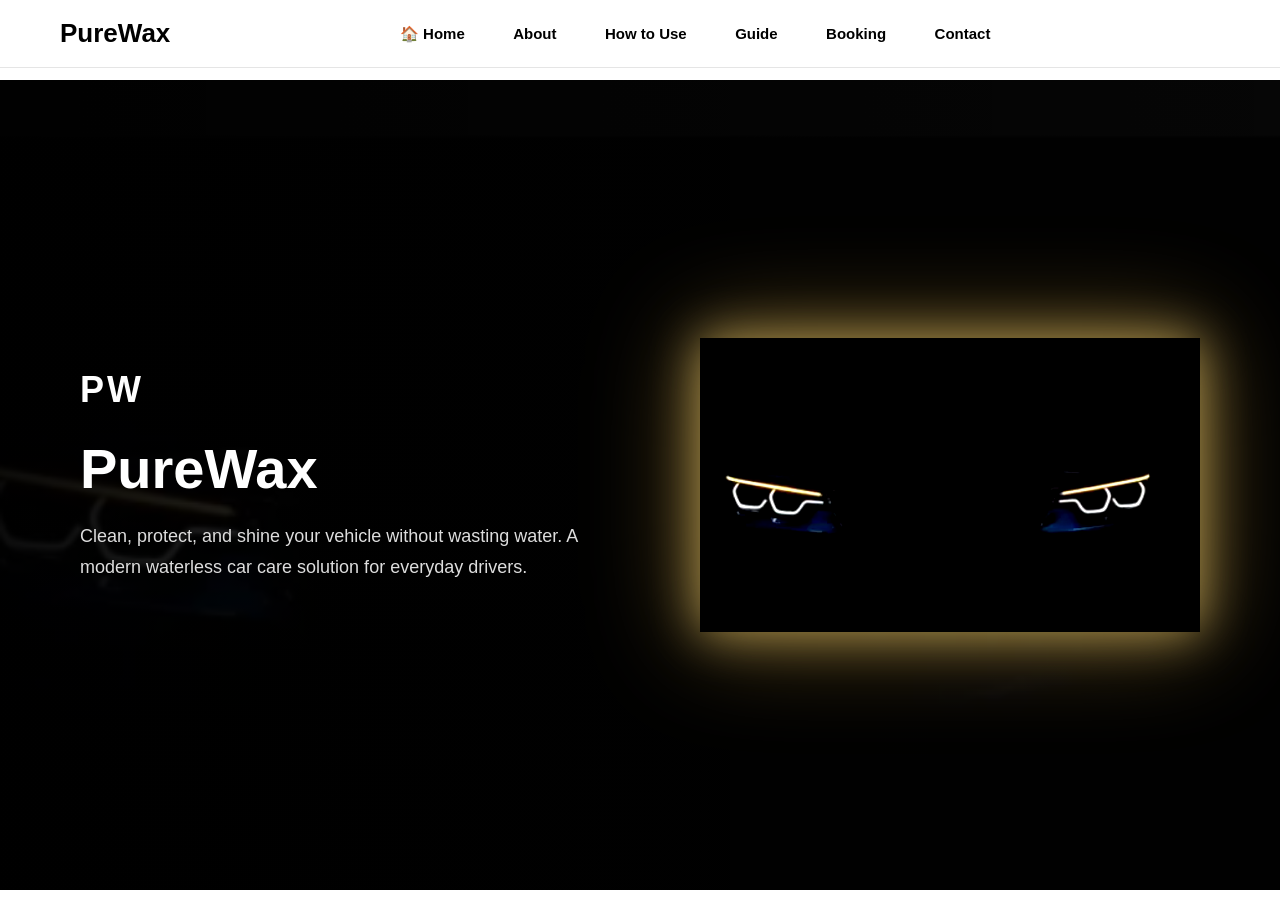
<file: Index.html>
<!DOCTYPE html>
<html>
<head>
  <title>PureWax | Waterless Car Care</title>
  <link rel="stylesheet" href="style.css">
  <link rel="icon" type="image/png" href="favicon.png">
</head>

<body>

<!-- NAVBAR -->
<div class="navbar">
  <div class="logo">PureWax</div>
  <div class="nav-links">
    <a href="index.html">🏠 Home</a>
    <a href="about.html">About</a>
    <a href="how-to-use.html">How to Use</a>
    <a href="guide.html">Guide</a>
    <a href="booking.html">Booking</a>
    <a href="contact.html">Contact</a>
  </div>
</div>

<!-- HERO SECTION -->
<div class="hero">

  <!-- LEFT SIDE -->
  <div class="hero-left">
    <div class="hero-logo">PW</div>
    <h1>PureWax</h1>
    <p>
      Clean, protect, and shine your vehicle without wasting water.
      A modern waterless car care solution for everyday drivers.
    </p>
  </div>

  <!-- RIGHT SIDE -->
  <div class="hero-right">
    <img src="bmw-headlights.jpg" alt="Car headlights">
  </div>

</div>

</body>
</html>
</file>
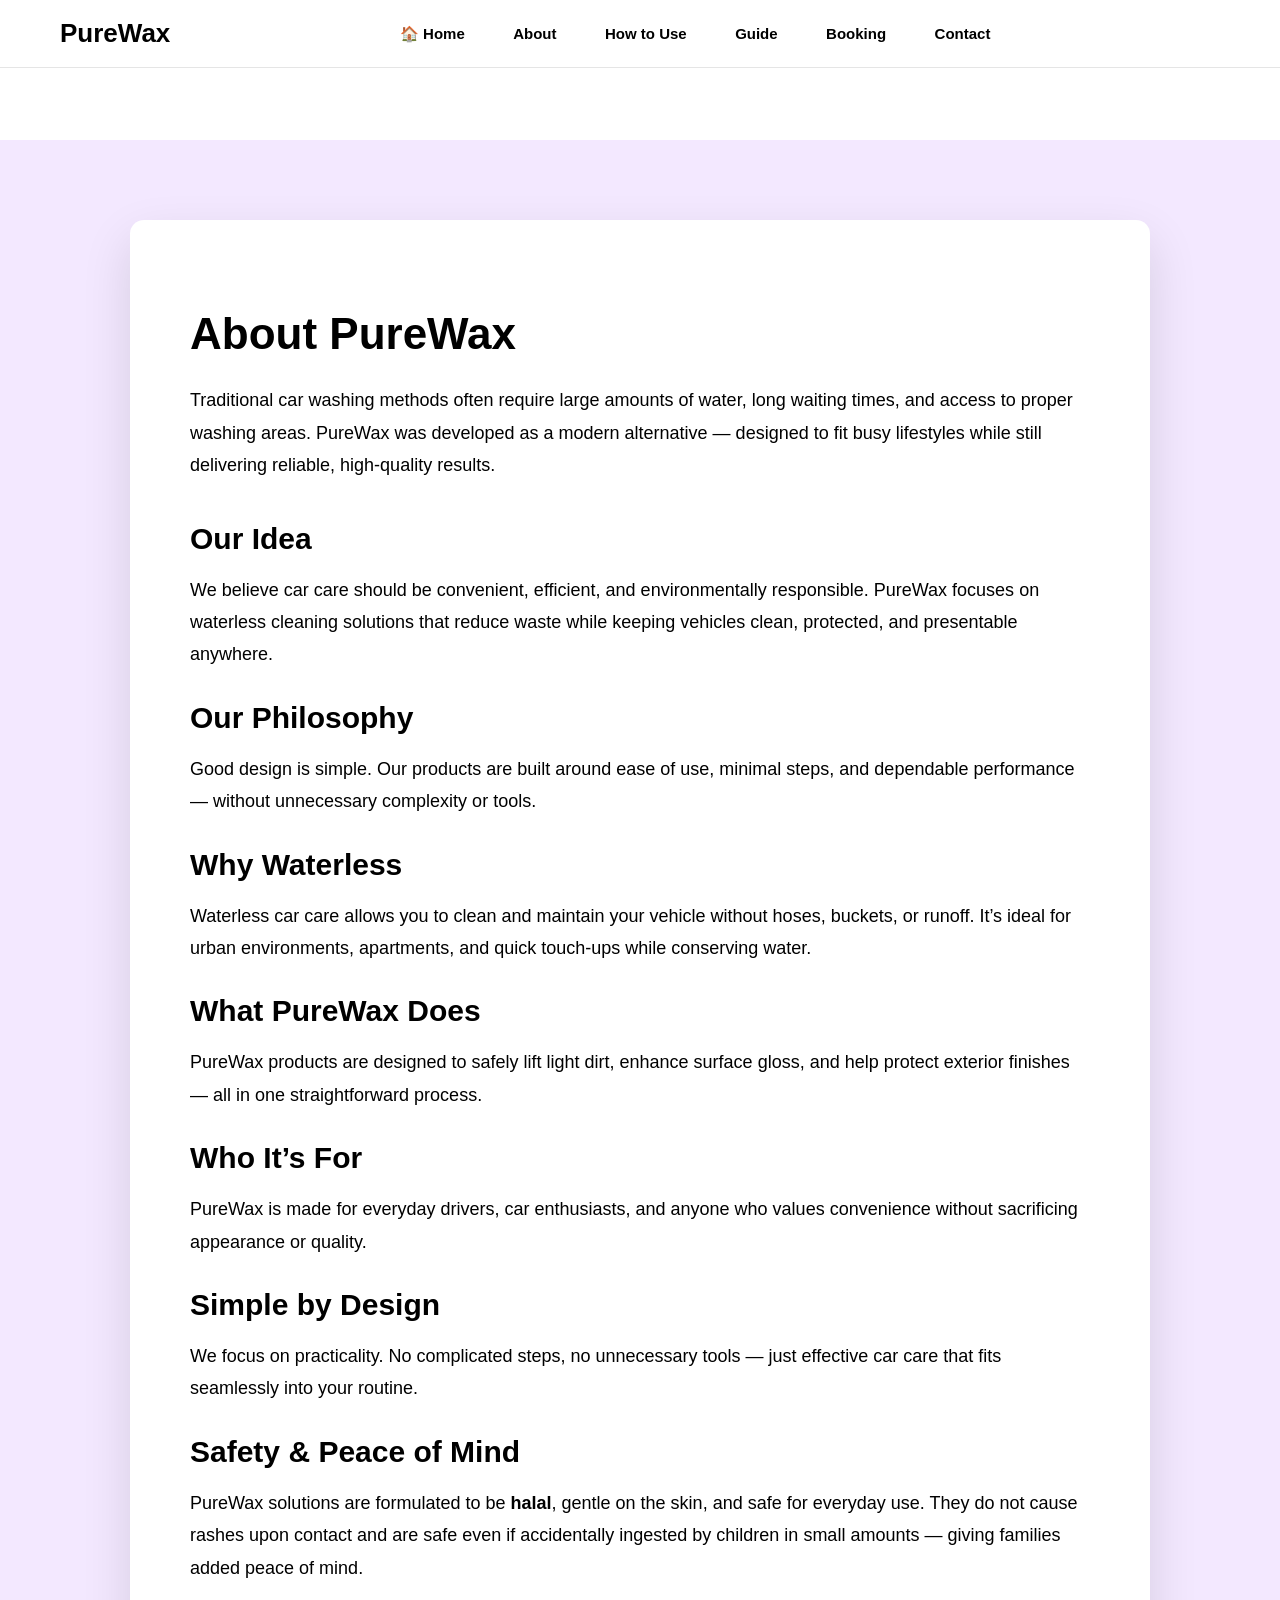
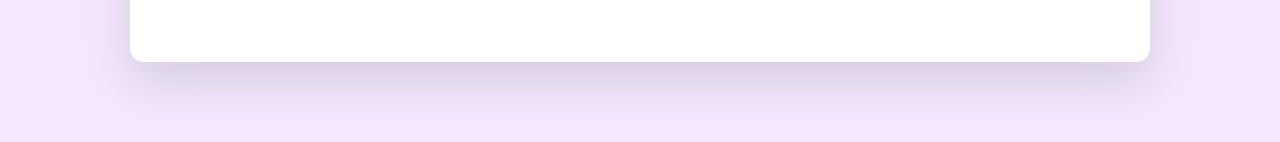
<file: about.html>
<!DOCTYPE html>
<html lang="en">
<head>
  <meta charset="UTF-8">
  <meta name="viewport" content="width=device-width, initial-scale=1.0">

  <title>About PureWax</title>

  <!-- Browser Tab Icon -->
  <link rel="icon" type="image/png" href="ss-icon.png">

  <!-- Main CSS -->
  <link rel="stylesheet" href="style.css">
</head>

<body>

<!-- NAVBAR -->
<div class="navbar">
  <!-- TEXT LOGO -->
  <div class="logo">PureWax</div>

  <div class="nav-links">
    <a href="index.html">🏠 Home</a>
    <a href="about.html">About</a>
    <a href="how-to-use.html">How to Use</a>
    <a href="guide.html">Guide</a>
    <a href="booking.html">Booking</a>
    <a href="contact.html">Contact</a>
  </div>
</div>

<!-- ABOUT SECTION -->
<div style="
  margin-top: 140px;
  background: #f3e8ff;
  padding: 80px 20px;
">

  <div style="
    max-width: 900px;
    margin: 0 auto;
    background: #ffffff;
    padding: 60px;
    border-radius: 14px;
    box-shadow: 0 20px 50px rgba(0,0,0,0.12);
  ">

    <h1 style="font-size: 44px; margin-bottom: 25px;">
      About PureWax
    </h1>

    <p style="font-size: 18px; line-height: 1.8; margin-bottom: 40px;">
      Traditional car washing methods often require large amounts of water,
      long waiting times, and access to proper washing areas.
      PureWax was developed as a modern alternative — designed to fit
      busy lifestyles while still delivering reliable, high-quality results.
    </p>

    <h2 style="font-size: 30px; margin-bottom: 12px;">Our Idea</h2>
    <p style="font-size: 18px; line-height: 1.8; margin-bottom: 30px;">
      We believe car care should be convenient, efficient, and environmentally
      responsible. PureWax focuses on waterless cleaning solutions that reduce
      waste while keeping vehicles clean, protected, and presentable anywhere.
    </p>

    <h2 style="font-size: 30px; margin-bottom: 12px;">Our Philosophy</h2>
    <p style="font-size: 18px; line-height: 1.8; margin-bottom: 30px;">
      Good design is simple. Our products are built around ease of use,
      minimal steps, and dependable performance — without unnecessary
      complexity or tools.
    </p>

    <h2 style="font-size: 30px; margin-bottom: 12px;">Why Waterless</h2>
    <p style="font-size: 18px; line-height: 1.8; margin-bottom: 30px;">
      Waterless car care allows you to clean and maintain your vehicle
      without hoses, buckets, or runoff. It’s ideal for urban environments,
      apartments, and quick touch-ups while conserving water.
    </p>

    <h2 style="font-size: 30px; margin-bottom: 12px;">What PureWax Does</h2>
    <p style="font-size: 18px; line-height: 1.8; margin-bottom: 30px;">
      PureWax products are designed to safely lift light dirt,
      enhance surface gloss, and help protect exterior finishes —
      all in one straightforward process.
    </p>

    <h2 style="font-size: 30px; margin-bottom: 12px;">Who It’s For</h2>
    <p style="font-size: 18px; line-height: 1.8; margin-bottom: 30px;">
      PureWax is made for everyday drivers, car enthusiasts,
      and anyone who values convenience without sacrificing
      appearance or quality.
    </p>

    <h2 style="font-size: 30px; margin-bottom: 12px;">Simple by Design</h2>
    <p style="font-size: 18px; line-height: 1.8; margin-bottom: 30px;">
      We focus on practicality. No complicated steps, no unnecessary tools —
      just effective car care that fits seamlessly into your routine.
    </p>

    <h2 style="font-size: 30px; margin-bottom: 12px;">Safety & Peace of Mind</h2>
    <p style="font-size: 18px; line-height: 1.8;">
      PureWax solutions are formulated to be <strong>halal</strong>,
      gentle on the skin, and safe for everyday use. They do not cause
      rashes upon contact and are safe even if accidentally ingested
      by children in small amounts — giving families added peace of mind.
    </p>

  </div>
</div>

</body>
</html>
</file>
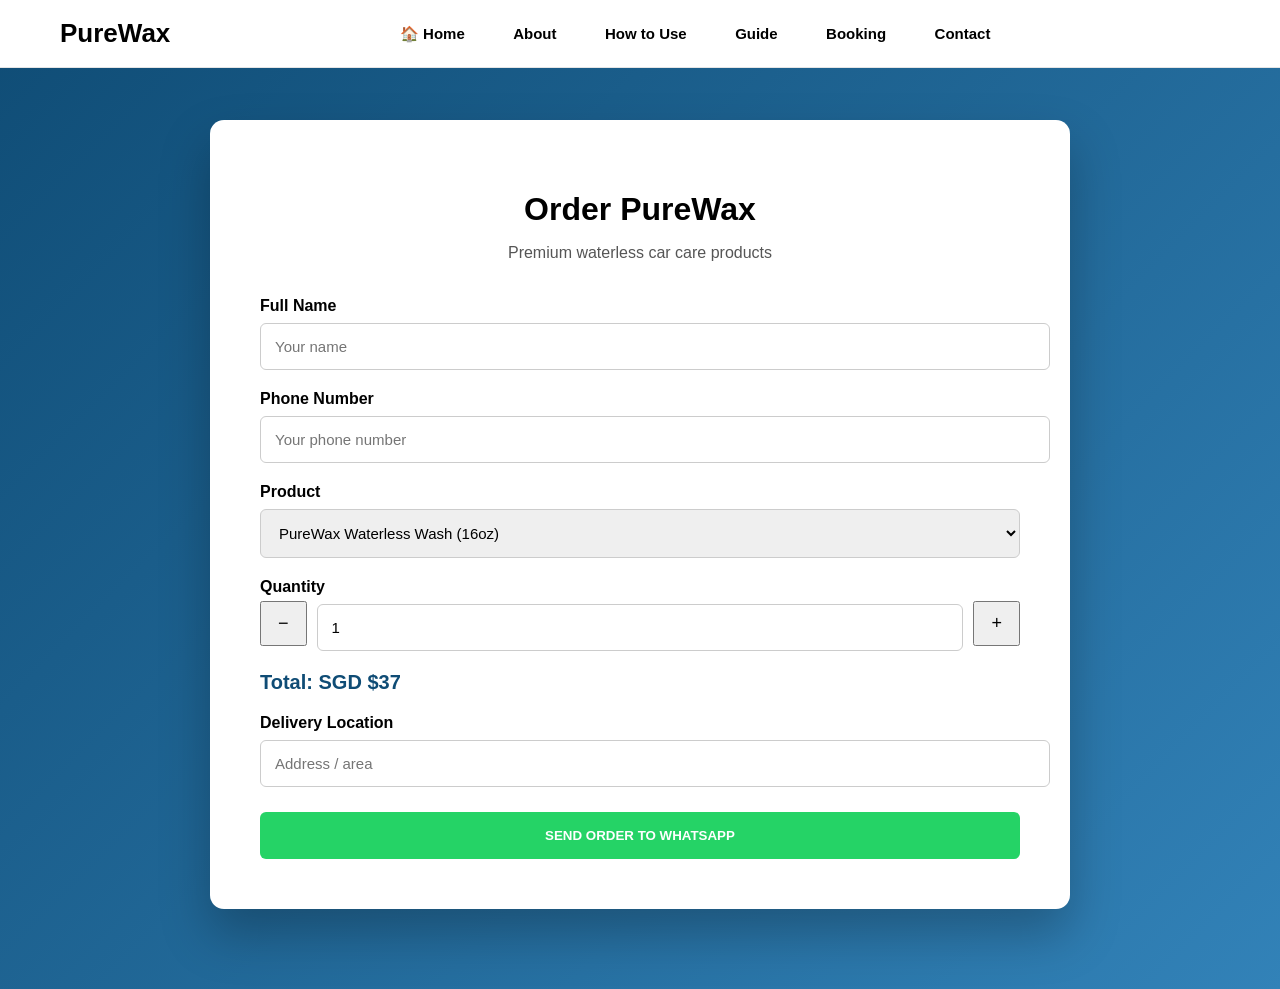
<file: booking.html>
<!DOCTYPE html>
<html lang="en">
<head>
  <meta charset="UTF-8">
  <title>Order PureWax</title>
  <meta name="viewport" content="width=device-width, initial-scale=1.0">

  <link rel="stylesheet" href="style.css">
  <link rel="icon" type="image/png" href="favicon.png">

  <style>
    body {
      margin: 0;
      font-family: Arial, sans-serif;
      background: linear-gradient(135deg, #0f4c75, #3282b8);
      padding-top: 120px;
    }

    .booking-wrapper {
      max-width: 760px;
      margin: 0 auto 80px;
      background: #ffffff;
      border-radius: 14px;
      padding: 50px;
      box-shadow: 0 25px 50px rgba(0,0,0,0.25);
    }

    h1 {
      text-align: center;
      margin-bottom: 10px;
    }

    .subtitle {
      text-align: center;
      color: #555;
      margin-bottom: 35px;
    }

    label {
      font-weight: 600;
      margin-top: 20px;
      display: block;
    }

    input, select {
      width: 100%;
      padding: 14px;
      margin-top: 8px;
      border-radius: 6px;
      border: 1px solid #ccc;
      font-size: 15px;
    }

    .qty-row {
      display: flex;
      gap: 10px;
      align-items: center;
    }

    .qty-row button {
      padding: 10px 16px;
      font-size: 18px;
      cursor: pointer;
    }

    .price-box {
      margin-top: 20px;
      font-size: 20px;
      font-weight: 700;
      color: #0f4c75;
    }

    .action-btn {
      width: 100%;
      margin-top: 25px;
      padding: 16px;
      font-weight: 700;
      border: none;
      border-radius: 6px;
      cursor: pointer;
    }

    .whatsapp-btn {
      background: #25d366;
      color: #ffffff;
    }

    .confirm-box {
      display: none;
      margin-top: 30px;
      padding: 25px;
      background: #f1f8ff;
      border-radius: 10px;
      text-align: center;
    }
  </style>

  <script>
    const prices = {
      "PureWax Waterless Wash (16oz)": 37,
      "PureWax Microfiber Cloth (2pcs)": 14,
      "Combo Pack (Wash + Cloth)": 42,
      "Twin Pack (2x Wash)": 58
    };

    function updatePrice() {
      const product = document.getElementById("product").value;
      const qty = document.getElementById("quantity").value;
      const total = prices[product] * qty;

      document.getElementById("totalPrice").innerText =
        "Total: SGD $" + total;
    }

    function sendWhatsApp() {
      const name = document.getElementById("name").value;
      const phone = document.getElementById("phone").value;
      const product = document.getElementById("product").value;
      const qty = document.getElementById("quantity").value;
      const location = document.getElementById("location").value;
      const total = prices[product] * qty;

      if (!name || !phone) {
        alert("Please fill in your name and phone number.");
        return;
      }

      const message =
        "PureWax Order%0A%0A" +
        "Name: " + name + "%0A" +
        "Phone: " + phone + "%0A" +
        "Product: " + product + "%0A" +
        "Quantity: " + qty + "%0A" +
        "Total: SGD $" + total + "%0A" +
        "Delivery Location: " + location;

      window.open(
        "https://wa.me/6590040534?text=" + message,
        "_blank"
      );

      document.getElementById("orderSummary").innerHTML =
        "<strong>Product:</strong> " + product + "<br>" +
        "<strong>Quantity:</strong> " + qty + "<br>" +
        "<strong>Total:</strong> SGD $" + total;

      document.getElementById("confirmBox").style.display = "block";
    }
  </script>
</head>

<body>

<!-- NAVBAR -->
<div class="navbar">
  <div class="logo">PureWax</div>
  <div class="nav-links">
    <a href="index.html">🏠 Home</a>
    <a href="about.html">About</a>
    <a href="how-to-use.html">How to Use</a>
    <a href="guide.html">Guide</a>
    <a href="booking.html">Booking</a>
    <a href="contact.html">Contact</a>
  </div>
</div>

<!-- BOOKING PAGE -->
<div class="booking-wrapper">
  <h1>Order PureWax</h1>
  <p class="subtitle">Premium waterless car care products</p>

  <label>Full Name</label>
  <input id="name" placeholder="Your name">

  <label>Phone Number</label>
  <input id="phone" placeholder="Your phone number">

  <label>Product</label>
  <select id="product" onchange="updatePrice()">
    <option>PureWax Waterless Wash (16oz)</option>
    <option>PureWax Microfiber Cloth (2pcs)</option>
    <option>Combo Pack (Wash + Cloth)</option>
    <option>Twin Pack (2x Wash)</option>
  </select>

  <label>Quantity</label>
  <div class="qty-row">
    <button onclick="document.getElementById('quantity').stepDown(); updatePrice()">−</button>
    <input type="number" id="quantity" value="1" min="1" onchange="updatePrice()">
    <button onclick="document.getElementById('quantity').stepUp(); updatePrice()">+</button>
  </div>

  <div class="price-box" id="totalPrice">Total: SGD $37</div>

  <label>Delivery Location</label>
  <input id="location" placeholder="Address / area">

  <button class="action-btn whatsapp-btn" onclick="sendWhatsApp()">
    SEND ORDER TO WHATSAPP
  </button>

  <div class="confirm-box" id="confirmBox">
    <h3>Order Sent ✅</h3>
    <p>Your order has been sent to WhatsApp.</p>
    <div id="orderSummary"></div>
  </div>
</div>

</body>
</html>
</file>
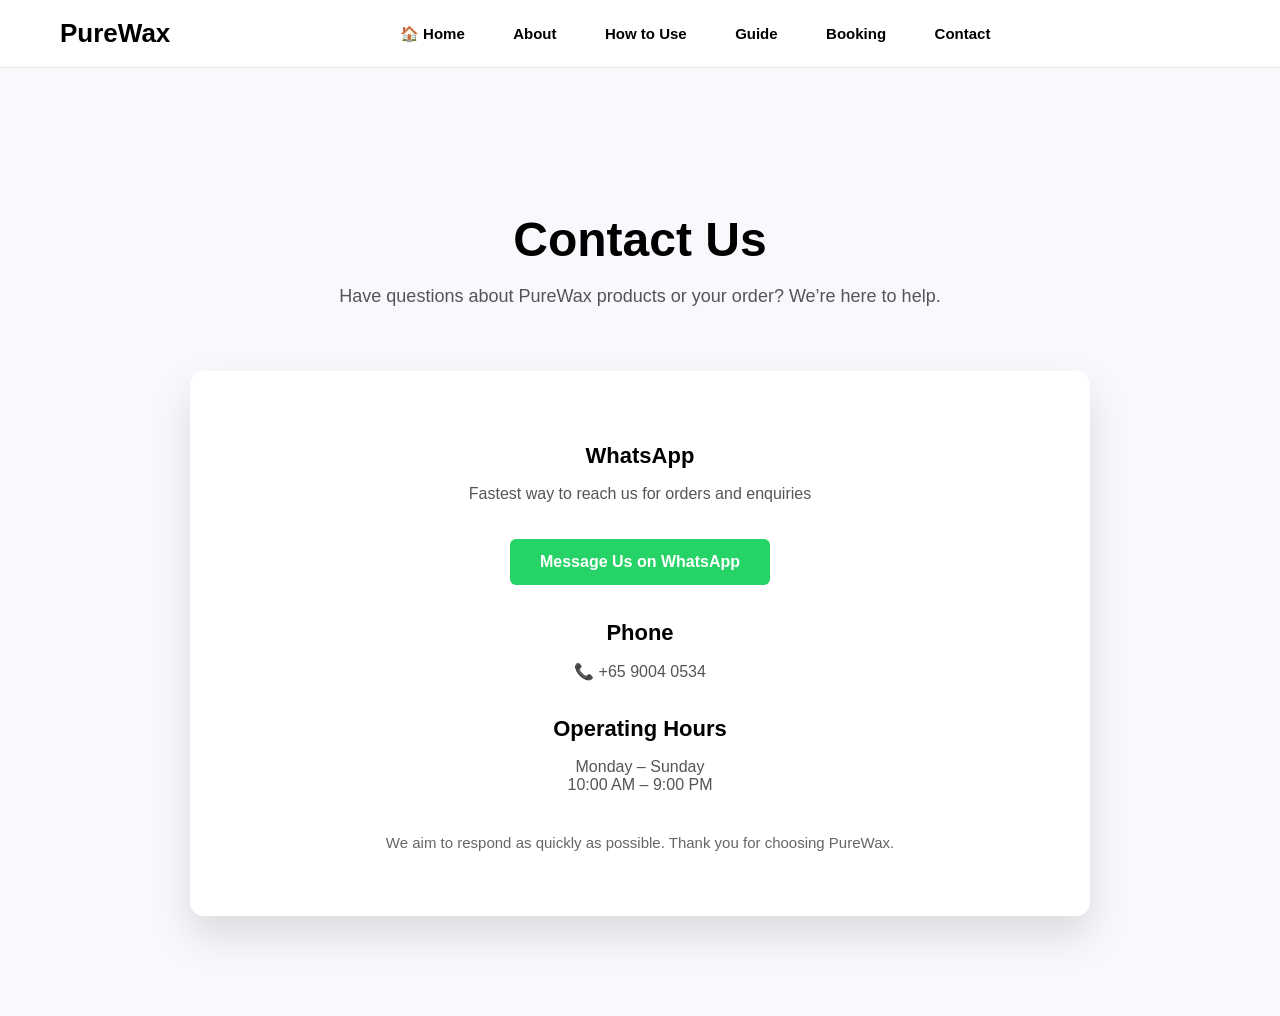
<file: contact.html>
<!DOCTYPE html>
<html lang="en">
<head>
  <meta charset="UTF-8">
  <title>Contact PureWax</title>
  <link rel="stylesheet" href="style.css">
  <link rel="icon" type="image/png" href="favicon.png">

  <style>
    body {
      margin: 0;
      font-family: Arial, sans-serif;
      background: #f7f9fc;
      padding-top: 120px;
    }

    .contact-wrapper {
      max-width: 900px;
      margin: 0 auto;
      padding: 60px 30px 100px;
    }

    .contact-header {
      text-align: center;
      margin-bottom: 60px;
    }

    .contact-header h1 {
      font-size: 48px;
      margin-bottom: 15px;
    }

    .contact-header p {
      font-size: 18px;
      color: #555;
      max-width: 700px;
      margin: 0 auto;
      line-height: 1.6;
    }

    .contact-card {
      background: #ffffff;
      border-radius: 14px;
      padding: 50px;
      box-shadow: 0 20px 40px rgba(0,0,0,0.12);
      text-align: center;
    }

    .contact-item {
      margin-bottom: 35px;
    }

    .contact-item h3 {
      font-size: 22px;
      margin-bottom: 8px;
    }

    .contact-item p {
      font-size: 16px;
      color: #555;
    }

    .contact-btn {
      display: inline-block;
      margin-top: 20px;
      padding: 14px 30px;
      background: #25d366;
      color: #ffffff;
      text-decoration: none;
      font-weight: 700;
      border-radius: 6px;
      transition: 0.3s;
    }

    .contact-btn:hover {
      opacity: 0.85;
    }

    .contact-note {
      margin-top: 40px;
      font-size: 15px;
      color: #666;
    }
  </style>
</head>

<body>

<!-- NAVBAR -->
<div class="navbar">
  <div class="logo">PureWax</div>
  <div class="nav-links">
    <a href="index.html">🏠 Home</a>
    <a href="about.html">About</a>
    <a href="how-to-use.html">How to Use</a>
    <a href="guide.html">Guide</a>
    <a href="booking.html">Booking</a>
    <a href="contact.html">Contact</a>
  </div>
</div>

<!-- CONTACT CONTENT -->
<div class="contact-wrapper">

  <div class="contact-header">
    <h1>Contact Us</h1>
    <p>
      Have questions about PureWax products or your order?
      We’re here to help.
    </p>
  </div>

  <div class="contact-card">

    <div class="contact-item">
      <h3>WhatsApp</h3>
      <p>Fastest way to reach us for orders and enquiries</p>
      <a href="https://wa.me/6590040534" class="contact-btn">
        Message Us on WhatsApp
      </a>
    </div>

    <div class="contact-item">
      <h3>Phone</h3>
      <p>📞 +65 9004 0534</p>
    </div>

    <div class="contact-item">
      <h3>Operating Hours</h3>
      <p>
        Monday – Sunday<br>
        10:00 AM – 9:00 PM
      </p>
    </div>

    <p class="contact-note">
      We aim to respond as quickly as possible.
      Thank you for choosing PureWax.
    </p>

  </div>

</div>

</body>
</html>
</file>
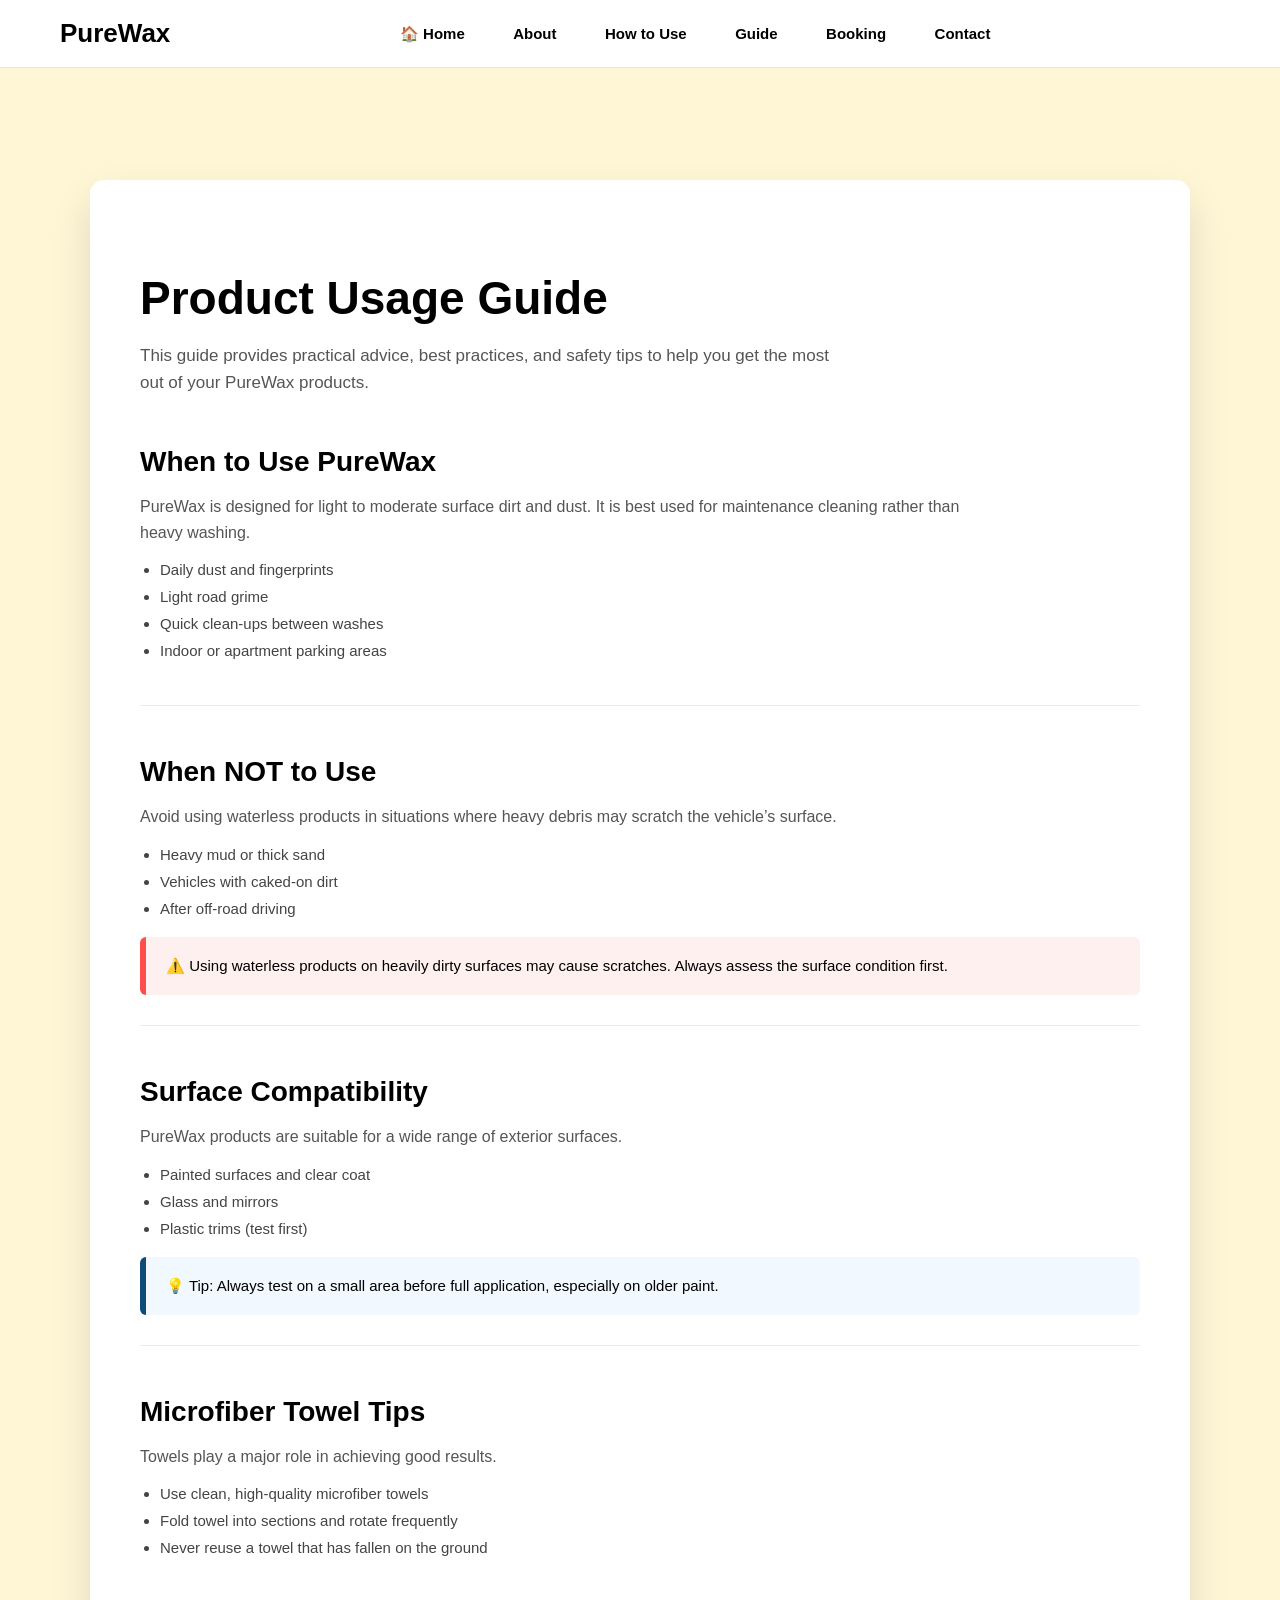
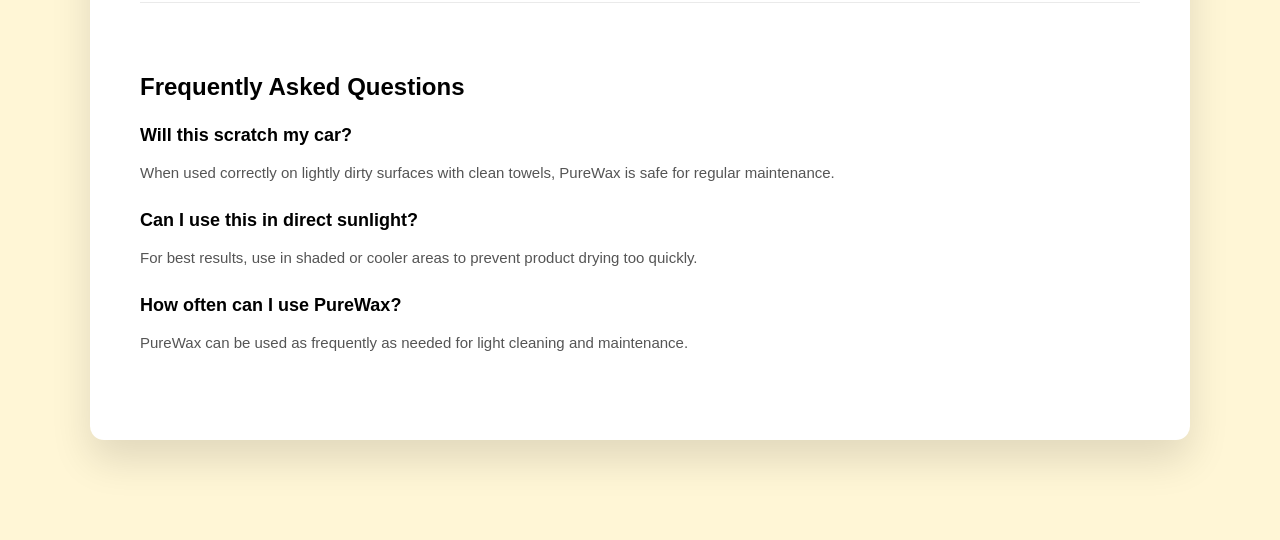
<file: Guide.html>
<!DOCTYPE html>
<html lang="en">
<head>
  <meta charset="UTF-8">
  <title>PureWax | Product Guide</title>

  <link rel="stylesheet" href="style.css">
  <link rel="icon" type="image/png" href="favicon.png">

  <style>
    body {
      margin: 0;
      font-family: Arial, sans-serif;
      background: #fff6d6; /* soft yellow */
      padding-top: 120px;
    }

    .guide-outer {
      padding: 60px 20px 100px;
    }

    .guide-wrapper {
      max-width: 1000px;
      margin: 0 auto;
      background: #ffffff;
      padding: 60px 50px;
      border-radius: 14px;
      box-shadow: 0 20px 40px rgba(0,0,0,0.12);
    }

    .guide-header {
      margin-bottom: 50px;
    }

    .guide-header h1 {
      font-size: 46px;
      margin-bottom: 10px;
    }

    .guide-header p {
      font-size: 17px;
      color: #555;
      max-width: 700px;
      line-height: 1.6;
    }

    .guide-section {
      margin-bottom: 50px;
      padding-bottom: 30px;
      border-bottom: 1px solid #eaeaea;
    }

    .guide-section h2 {
      font-size: 28px;
      margin-bottom: 12px;
    }

    .guide-section p {
      font-size: 16px;
      color: #555;
      line-height: 1.6;
      max-width: 850px;
    }

    .guide-list {
      margin-top: 15px;
      padding-left: 20px;
    }

    .guide-list li {
      margin-bottom: 10px;
      font-size: 15px;
      color: #444;
    }

    .warning-box {
      background: #fff0f0;
      border-left: 6px solid #ff4d4d;
      padding: 20px;
      margin-top: 20px;
      border-radius: 6px;
      font-size: 15px;
    }

    .tip-box {
      background: #f1f8ff;
      border-left: 6px solid #0f4c75;
      padding: 20px;
      margin-top: 20px;
      border-radius: 6px;
      font-size: 15px;
    }

    .faq-section {
      margin-top: 70px;
    }

    .faq-item {
      margin-bottom: 25px;
    }

    .faq-item h4 {
      font-size: 18px;
      margin-bottom: 6px;
    }

    .faq-item p {
      font-size: 15px;
      color: #555;
      line-height: 1.6;
      max-width: 850px;
    }
  </style>
</head>

<body>

<!-- NAVBAR -->
<div class="navbar">
  <div class="logo">PureWax</div>
  <div class="nav-links">
    <a href="index.html">🏠 Home</a>
    <a href="about.html">About</a>
    <a href="how-to-use.html">How to Use</a>
    <a href="guide.html">Guide</a>
    <a href="booking.html">Booking</a>
    <a href="contact.html">Contact</a>
  </div>
</div>

<!-- CONTENT -->
<div class="guide-outer">
  <div class="guide-wrapper">

    <!-- HEADER -->
    <div class="guide-header">
      <h1>Product Usage Guide</h1>
      <p>
        This guide provides practical advice, best practices, and safety tips
        to help you get the most out of your PureWax products.
      </p>
    </div>

    <!-- SECTION 1 -->
    <div class="guide-section">
      <h2>When to Use PureWax</h2>
      <p>
        PureWax is designed for light to moderate surface dirt and dust.
        It is best used for maintenance cleaning rather than heavy washing.
      </p>

      <ul class="guide-list">
        <li>Daily dust and fingerprints</li>
        <li>Light road grime</li>
        <li>Quick clean-ups between washes</li>
        <li>Indoor or apartment parking areas</li>
      </ul>
    </div>

    <!-- SECTION 2 -->
    <div class="guide-section">
      <h2>When NOT to Use</h2>
      <p>
        Avoid using waterless products in situations where heavy debris may
        scratch the vehicle’s surface.
      </p>

      <ul class="guide-list">
        <li>Heavy mud or thick sand</li>
        <li>Vehicles with caked-on dirt</li>
        <li>After off-road driving</li>
      </ul>

      <div class="warning-box">
        ⚠️ Using waterless products on heavily dirty surfaces may cause scratches.
        Always assess the surface condition first.
      </div>
    </div>

    <!-- SECTION 3 -->
    <div class="guide-section">
      <h2>Surface Compatibility</h2>
      <p>
        PureWax products are suitable for a wide range of exterior surfaces.
      </p>

      <ul class="guide-list">
        <li>Painted surfaces and clear coat</li>
        <li>Glass and mirrors</li>
        <li>Plastic trims (test first)</li>
      </ul>

      <div class="tip-box">
        💡 Tip: Always test on a small area before full application,
        especially on older paint.
      </div>
    </div>

    <!-- SECTION 4 -->
    <div class="guide-section">
      <h2>Microfiber Towel Tips</h2>
      <p>
        Towels play a major role in achieving good results.
      </p>

      <ul class="guide-list">
        <li>Use clean, high-quality microfiber towels</li>
        <li>Fold towel into sections and rotate frequently</li>
        <li>Never reuse a towel that has fallen on the ground</li>
      </ul>
    </div>

    <!-- FAQ -->
    <div class="faq-section">
      <h2>Frequently Asked Questions</h2>

      <div class="faq-item">
        <h4>Will this scratch my car?</h4>
        <p>
          When used correctly on lightly dirty surfaces with clean towels,
          PureWax is safe for regular maintenance.
        </p>
      </div>

      <div class="faq-item">
        <h4>Can I use this in direct sunlight?</h4>
        <p>
          For best results, use in shaded or cooler areas to prevent
          product drying too quickly.
        </p>
      </div>

      <div class="faq-item">
        <h4>How often can I use PureWax?</h4>
        <p>
          PureWax can be used as frequently as needed for light cleaning
          and maintenance.
        </p>
      </div>
    </div>

  </div>
</div>

</body>
</html>
</file>
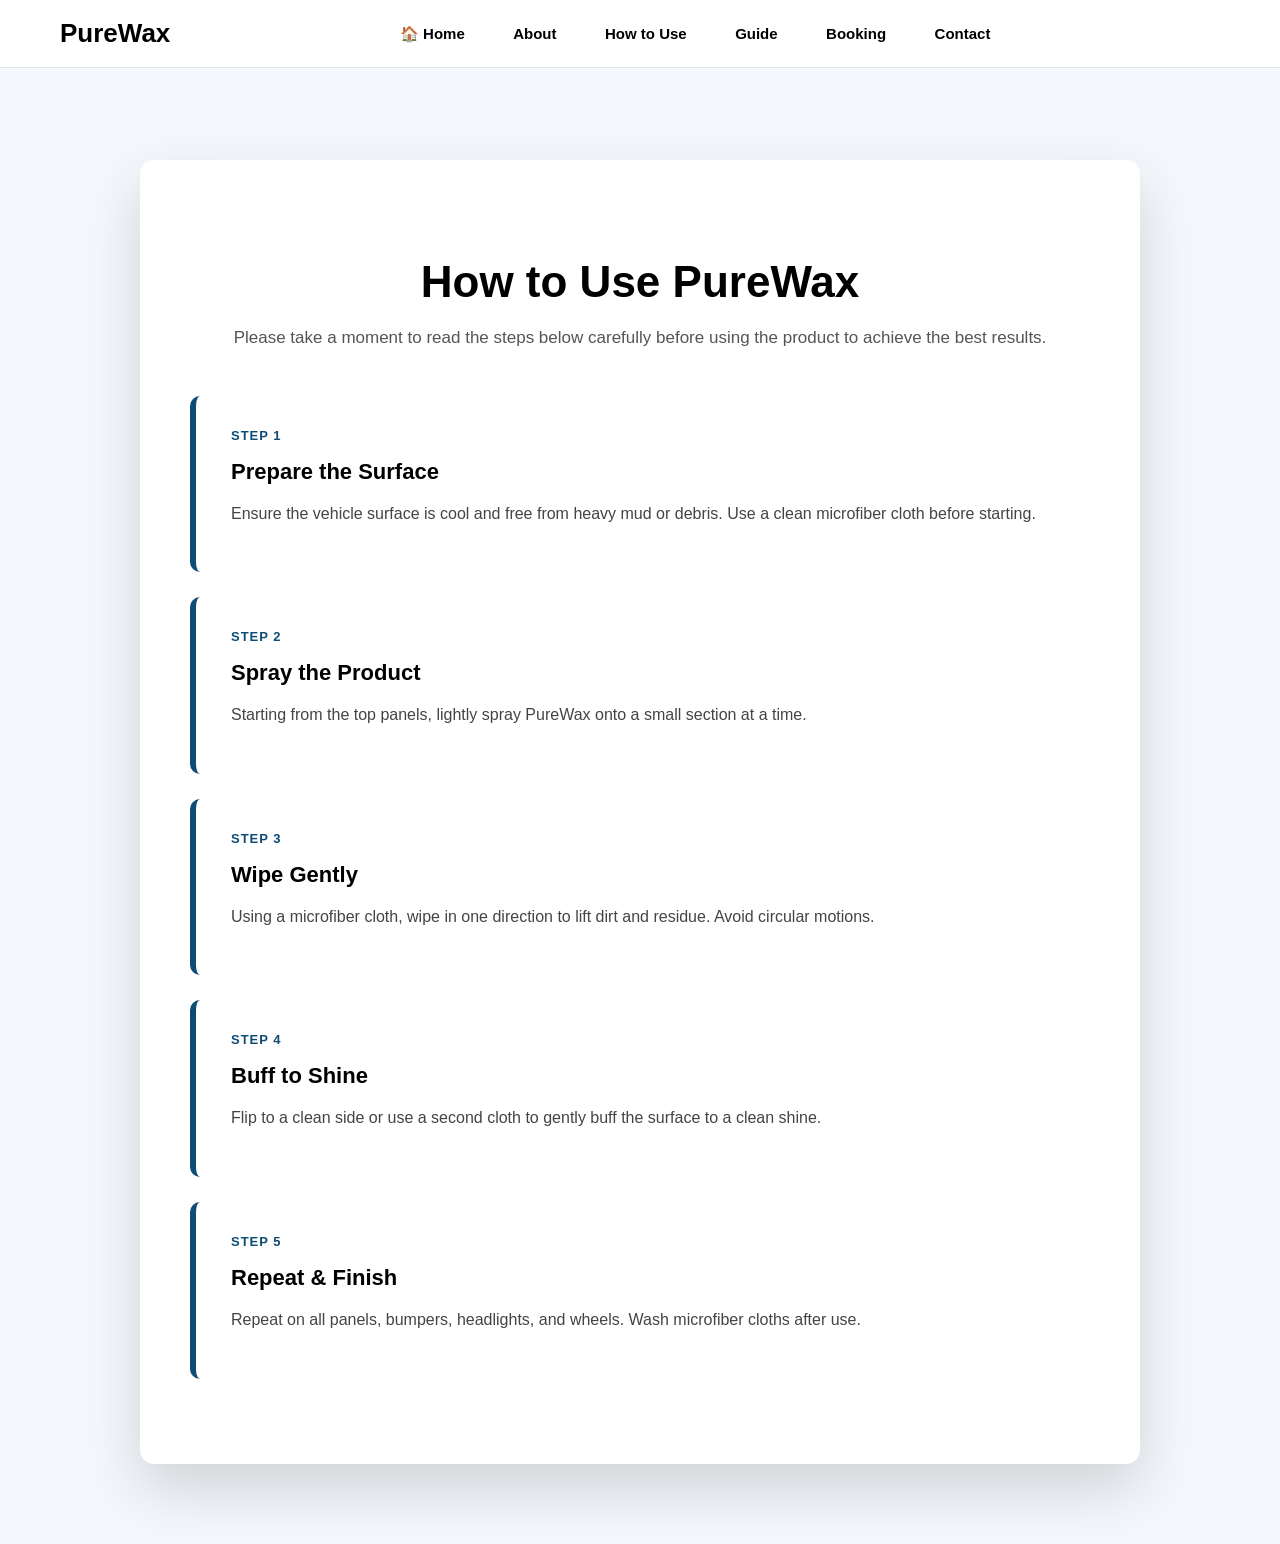
<file: How-To-Use.html>
<!DOCTYPE html>
<html lang="en">
<head>
  <meta charset="UTF-8">
  <title>How to Use – PureWax</title>

  <link rel="stylesheet" href="style.css">
  <link rel="icon" type="image/png" href="favicon.png">
</head>

<body>

<!-- NAVBAR -->
<div class="navbar">
  <div class="logo">PureWax</div>
  <div class="nav-links">
    <a href="index.html">🏠 Home</a>
    <a href="about.html">About</a>
    <a href="how-to-use.html">How to Use</a>
    <a href="guide.html">Guide</a>
    <a href="booking.html">Booking</a>
    <a href="contact.html">Contact</a>
  </div>
</div>

<!-- HOW TO USE PAGE -->
<section class="howto-page">

  <div class="howto-container">
    <h1>How to Use PureWax</h1>

    <p class="howto-intro">
      Please take a moment to read the steps below carefully before using the product
      to achieve the best results.
    </p>

    <!-- STEP 1 -->
    <div class="howto-step">
      <span class="step-number">STEP 1</span>
      <h3>Prepare the Surface</h3>
      <p>
        Ensure the vehicle surface is cool and free from heavy mud or debris.
        Use a clean microfiber cloth before starting.
      </p>
    </div>

    <!-- STEP 2 -->
    <div class="howto-step">
      <span class="step-number">STEP 2</span>
      <h3>Spray the Product</h3>
      <p>
        Starting from the top panels, lightly spray PureWax onto a small section
        at a time.
      </p>
    </div>

    <!-- STEP 3 -->
    <div class="howto-step">
      <span class="step-number">STEP 3</span>
      <h3>Wipe Gently</h3>
      <p>
        Using a microfiber cloth, wipe in one direction to lift dirt and residue.
        Avoid circular motions.
      </p>
    </div>

    <!-- STEP 4 -->
    <div class="howto-step">
      <span class="step-number">STEP 4</span>
      <h3>Buff to Shine</h3>
      <p>
        Flip to a clean side or use a second cloth to gently buff the surface
        to a clean shine.
      </p>
    </div>

    <!-- STEP 5 -->
    <div class="howto-step">
      <span class="step-number">STEP 5</span>
      <h3>Repeat & Finish</h3>
      <p>
        Repeat on all panels, bumpers, headlights, and wheels.
        Wash microfiber cloths after use.
      </p>
    </div>

  </div>

</section>

</body>
</html>
</file>
<file: style.css>
/* ===== RESET & BASE ===== */
body {
  margin: 0;
  font-family: Arial, sans-serif;
  background-color: #ffffff;
  color: #000000;
}

/* ===== NAVBAR ===== */
.navbar {
  position: fixed;
  top: 0;
  left: 0;
  width: 100%;
  z-index: 1000;

  display: flex;
  align-items: center;
  padding: 18px 60px;

  background-color: #ffffff;
  border-bottom: 1px solid #e5e5e5;
  box-sizing: border-box;
}

.logo {
  font-size: 26px;
  font-weight: 700;
}

.nav-links {
  margin: 0 auto;
}

.nav-links a {
  margin: 0 22px;
  text-decoration: none;
  color: #000000;
  font-size: 15px;
  font-weight: 600;
}

.nav-links a:hover {
  opacity: 0.7;
}

/* ===== HERO SECTION ===== */
.hero {
  margin-top: 80px;
  display: flex;
  justify-content: space-between;
  align-items: center;
  min-height: 90vh;
  padding: 0 80px;

  background:
    linear-gradient(to right, rgba(0,0,0,0.95), rgba(0,0,0,0.6)),
    url("bmw-headlights.jpg");

  background-size: cover;
  background-position: center right;
  background-repeat: no-repeat;

  color: #ffffff;
}

/* ===== HERO LEFT ===== */
.hero-left {
  max-width: 45%;
}

.hero-logo {
  margin-bottom: 25px;
  font-size: 36px;
  font-weight: 800;
  letter-spacing: 3px;
  animation: ssGlow 4s ease-in-out infinite;
}

.hero-left h1 {
  font-size: 56px;
  margin: 0 0 20px;
}

.hero-left p {
  font-size: 18px;
  line-height: 1.7;
  color: #dddddd;
  max-width: 520px;
}

/* ===== HERO RIGHT ===== */
.hero-right {
  max-width: 45%;
  display: flex;
  justify-content: flex-end;
}

.hero-right img {
  width: 500px;
  max-width: 100%;
  height: auto;

  filter:
    brightness(1.2)
    contrast(1.25)
    drop-shadow(0 0 25px rgba(255, 220, 120, 0.6))
    drop-shadow(0 0 50px rgba(255, 200, 80, 0.4));
}

/* ===== SS LOGO GLOW ===== */
@keyframes ssGlow {
  0% {
    text-shadow:
      0 0 6px rgba(255,255,255,0.4),
      0 0 14px rgba(255,255,255,0.25),
      0 0 24px rgba(255,255,255,0.15);
  }
  50% {
    text-shadow:
      0 0 14px rgba(255,255,255,0.9),
      0 0 30px rgba(255,255,255,0.6),
      0 0 50px rgba(255,255,255,0.35);
  }
  100% {
    text-shadow:
      0 0 6px rgba(255,255,255,0.4),
      0 0 14px rgba(255,255,255,0.25),
      0 0 24px rgba(255,255,255,0.15);
  }
}

/* ===== BOOKING PAGE ===== */
.booking-page {
  min-height: 100vh;
  background: linear-gradient(135deg, #0a1a2f, #0f3a66);
  padding: 160px 20px 80px;
  display: flex;
  justify-content: center;
  align-items: flex-start;
}

.booking-card {
  background: #ffffff;
  width: 100%;
  max-width: 600px;
  padding: 50px;
  border-radius: 14px;
  box-shadow: 0 25px 60px rgba(0,0,0,0.25);
  text-align: center;
}

.booking-card h1 {
  font-size: 36px;
  margin-bottom: 10px;
}

.booking-card .subtitle {
  color: #555;
  margin-bottom: 30px;
}

.booking-form {
  display: flex;
  flex-direction: column;
  gap: 15px;
}

.booking-form input,
.booking-form select,
.booking-form textarea {
  padding: 14px;
  font-size: 16px;
  border-radius: 8px;
  border: 1px solid #ccc;
}

.booking-form textarea {
  min-height: 100px;
}

.booking-form button {
  margin-top: 10px;
  padding: 16px;
  font-size: 16px;
  font-weight: 700;
  background: #000;
  color: #fff;
  border: none;
  border-radius: 10px;
  cursor: pointer;
}

.booking-form button:hover {
  background: #111;
}

/* ===== CONFIRMATION ===== */
.confirm-box {
  display: none;
  margin-top: 30px;
  padding: 25px;
  background: #f1f8ff;
  border-radius: 10px;
  text-align: center;
}

.paynow-section img {
  max-width: 200px;
  margin-top: 10px;
}

/* ===== MOBILE ===== */
@media (max-width: 900px) {
  .hero {
    flex-direction: column;
    text-align: center;
    padding: 80px 30px;
  }

  .hero-left,
  .hero-right {
    max-width: 100%;
  }

  .hero-right {
    margin-top: 40px;
    justify-content: center;
  }
}
/* ===== HOW TO USE PAGE ===== */

.howto-page {
  min-height: 100vh;
  background: #f4f7fb;
  padding: 160px 20px 80px;
}

.howto-container {
  max-width: 900px;
  margin: 0 auto;
  background: #ffffff;
  padding: 60px 50px;
  border-radius: 14px;
  box-shadow: 0 25px 60px rgba(0,0,0,0.15);
}

.howto-container h1 {
  text-align: center;
  font-size: 44px;
  margin-bottom: 15px;
}

.howto-intro {
  text-align: center;
  font-size: 17px;
  color: #555;
  margin-bottom: 45px;
  line-height: 1.6;
}

/* STEP BOXES */
.howto-step {
  background: #ffffff;
  border-radius: 10px;
  padding: 30px 35px;
  margin-bottom: 25px;
  border-left: 6px solid #0f4c75;
}

.step-number {
  display: inline-block;
  font-size: 13px;
  font-weight: 700;
  color: #0f4c75;
  margin-bottom: 8px;
  letter-spacing: 1px;
}

.howto-step h3 {
  font-size: 22px;
  margin: 8px 0 10px;
}

.howto-step p {
  font-size: 16px;
  color: #444;
  line-height: 1.6;
}

/* MOBILE */
@media (max-width: 700px) {
  .howto-container {
    padding: 40px 25px;
  }

  .howto-container h1 {
    font-size: 34px;
  }
}
.logo-box {
  width: 42px;
  height: 42px;
  background: #000;
  color: #fff;
  font-weight: 800;
  font-size: 18px;
  display: flex;
  align-items: center;
  justify-content: center;
  border-radius: 6px;
  letter-spacing: 1px;
}
</file>
